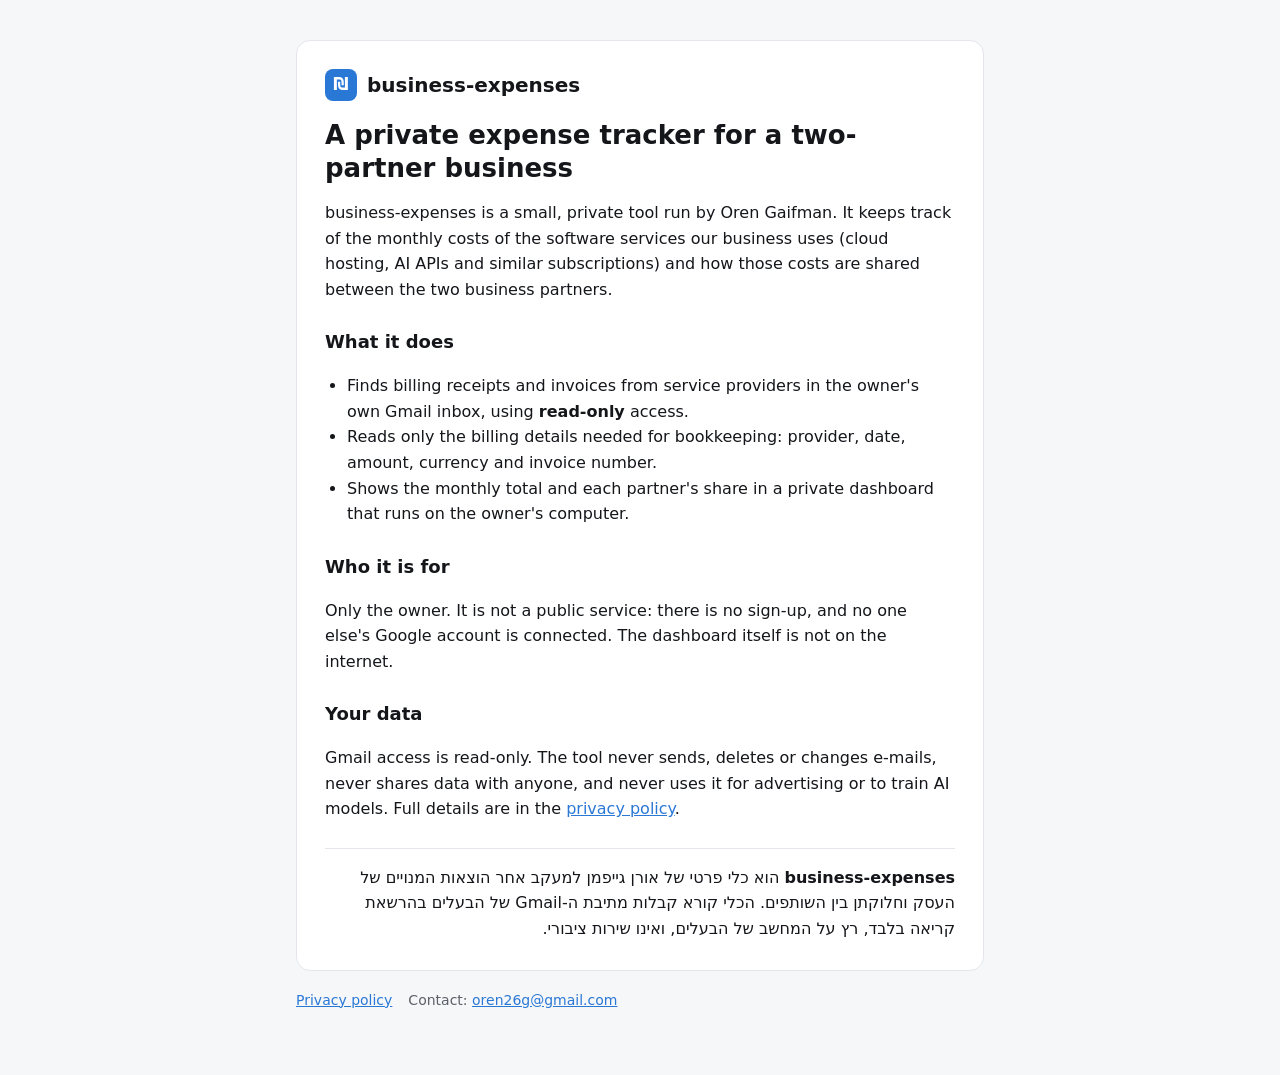
<file: index.html>
<!doctype html>
<html lang="en">
<head>
  <meta charset="utf-8">
  <meta name="viewport" content="width=device-width, initial-scale=1">
  <title>business-expenses</title>
  <meta name="description" content="A private tool that keeps track of the business subscription receipts of a two-partner business.">
  <link rel="stylesheet" href="style.css">
</head>
<body>
<main>
  <div class="card">
    <div class="brand"><span class="mark">₪</span>business-expenses</div>
    <h1>A private expense tracker for a two-partner business</h1>
    <p>business-expenses is a small, private tool run by Oren Gaifman. It keeps track of the monthly costs of the
      software services our business uses (cloud hosting, AI APIs and similar subscriptions) and how those costs are
      shared between the two business partners.</p>

    <h2>What it does</h2>
    <ul>
      <li>Finds billing receipts and invoices from service providers in the owner's own Gmail inbox, using
        <strong>read-only</strong> access.</li>
      <li>Reads only the billing details needed for bookkeeping: provider, date, amount, currency and invoice number.</li>
      <li>Shows the monthly total and each partner's share in a private dashboard that runs on the owner's computer.</li>
    </ul>

    <h2>Who it is for</h2>
    <p>Only the owner. It is not a public service: there is no sign-up, and no one else's Google account is
      connected. The dashboard itself is not on the internet.</p>

    <h2>Your data</h2>
    <p>Gmail access is read-only. The tool never sends, deletes or changes e-mails, never shares data with anyone, and
      never uses it for advertising or to train AI models. Full details are in the <a href="privacy.html">privacy policy</a>.</p>

    <div class="he" lang="he">
      <strong>business-expenses</strong> הוא כלי פרטי של אורן גייפמן למעקב אחר הוצאות המנויים של העסק וחלוקתן בין
      השותפים. הכלי קורא קבלות מתיבת ה-Gmail של הבעלים בהרשאת קריאה בלבד, רץ על המחשב של הבעלים, ואינו שירות ציבורי.
    </div>
  </div>
  <footer>
    <a href="privacy.html">Privacy policy</a>
    <span>Contact: <a href="mailto:oren26g@gmail.com">oren26g@gmail.com</a></span>
  </footer>
</main>
</body>
</html>
</file>
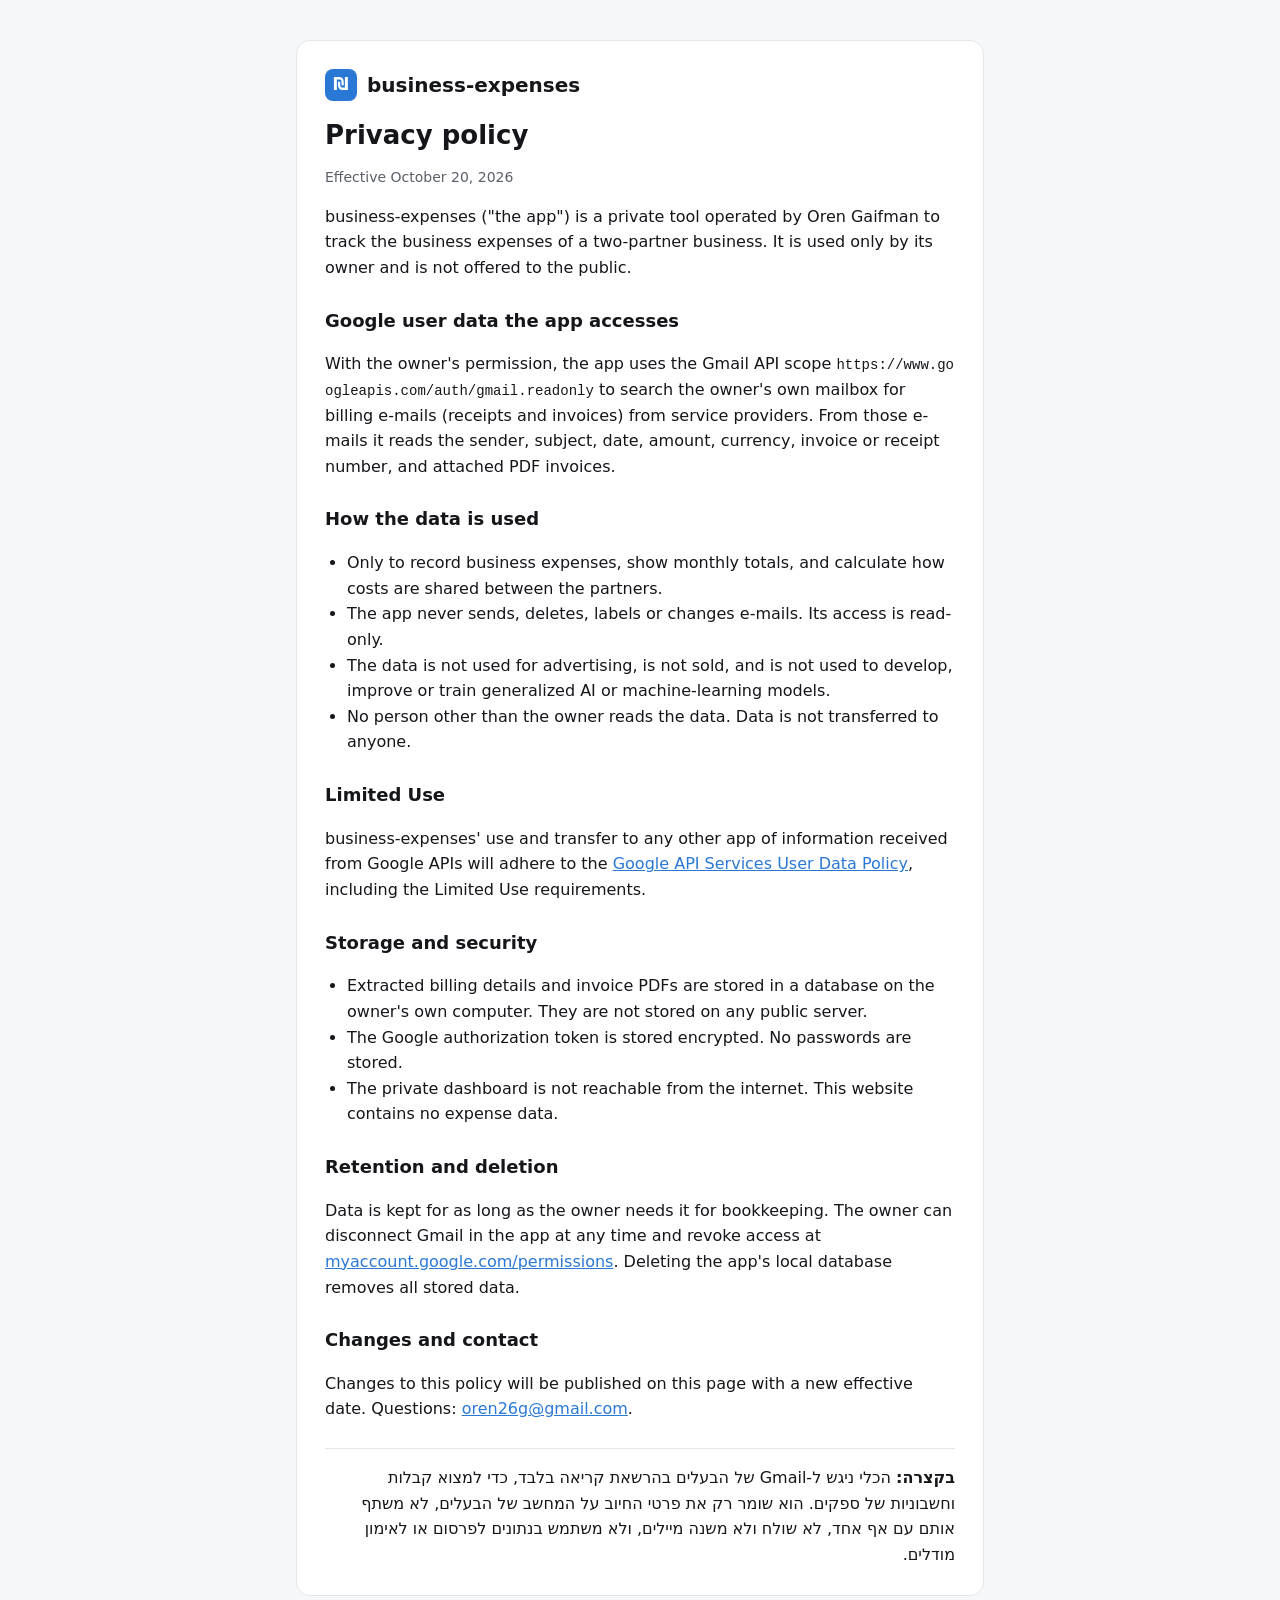
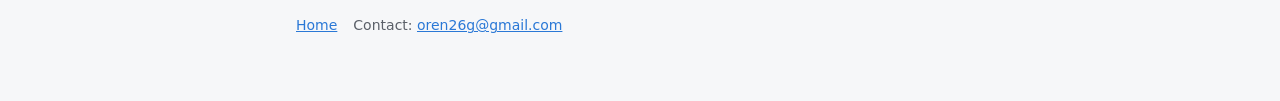
<file: privacy.html>
<!doctype html>
<html lang="en">
<head>
  <meta charset="utf-8">
  <meta name="viewport" content="width=device-width, initial-scale=1">
  <title>Privacy policy · business-expenses</title>
  <link rel="stylesheet" href="style.css">
</head>
<body>
<main>
  <div class="card">
    <div class="brand"><span class="mark">₪</span>business-expenses</div>
    <h1>Privacy policy</h1>
    <p class="muted">Effective October 20, 2026</p>

    <p>business-expenses ("the app") is a private tool operated by Oren Gaifman to track the business expenses of a
      two-partner business. It is used only by its owner and is not offered to the public.</p>

    <h2>Google user data the app accesses</h2>
    <p>With the owner's permission, the app uses the Gmail API scope
      <code>https://www.googleapis.com/auth/gmail.readonly</code> to search the owner's own mailbox for billing e-mails
      (receipts and invoices) from service providers. From those e-mails it reads the sender, subject, date, amount,
      currency, invoice or receipt number, and attached PDF invoices.</p>

    <h2>How the data is used</h2>
    <ul>
      <li>Only to record business expenses, show monthly totals, and calculate how costs are shared between the partners.</li>
      <li>The app never sends, deletes, labels or changes e-mails. Its access is read-only.</li>
      <li>The data is not used for advertising, is not sold, and is not used to develop, improve or train
        generalized AI or machine-learning models.</li>
      <li>No person other than the owner reads the data. Data is not transferred to anyone.</li>
    </ul>

    <h2>Limited Use</h2>
    <p>business-expenses' use and transfer to any other app of information received from Google APIs will adhere to the
      <a href="https://developers.google.com/terms/api-services-user-data-policy">Google API Services User Data Policy</a>,
      including the Limited Use requirements.</p>

    <h2>Storage and security</h2>
    <ul>
      <li>Extracted billing details and invoice PDFs are stored in a database on the owner's own computer. They are
        not stored on any public server.</li>
      <li>The Google authorization token is stored encrypted. No passwords are stored.</li>
      <li>The private dashboard is not reachable from the internet. This website contains no expense data.</li>
    </ul>

    <h2>Retention and deletion</h2>
    <p>Data is kept for as long as the owner needs it for bookkeeping. The owner can disconnect Gmail in the app at any
      time and revoke access at <a href="https://myaccount.google.com/permissions">myaccount.google.com/permissions</a>.
      Deleting the app's local database removes all stored data.</p>

    <h2>Changes and contact</h2>
    <p>Changes to this policy will be published on this page with a new effective date. Questions:
      <a href="mailto:oren26g@gmail.com">oren26g@gmail.com</a>.</p>

    <div class="he" lang="he">
      <strong>בקצרה:</strong> הכלי ניגש ל-Gmail של הבעלים בהרשאת קריאה בלבד, כדי למצוא קבלות וחשבוניות של ספקים. הוא שומר
      רק את פרטי החיוב על המחשב של הבעלים, לא משתף אותם עם אף אחד, לא שולח ולא משנה מיילים, ולא משתמש בנתונים לפרסום או
      לאימון מודלים.
    </div>
  </div>
  <footer><a href="index.html">Home</a><span>Contact: <a href="mailto:oren26g@gmail.com">oren26g@gmail.com</a></span></footer>
</main>
</body>
</html>
</file>
<file: style.css>
:root { color-scheme: light dark; --bg: #f6f7f9; --card: #fff; --text: #14161a; --muted: #5b6069; --line: #e3e6ea; --accent: #2a78d6; }
@media (prefers-color-scheme: dark) { :root { --bg: #121314; --card: #1b1c1d; --text: #f3f3f2; --muted: #a9aaa4; --line: #2e2f2d; --accent: #5a9cf0; } }
* { box-sizing: border-box; }
body { margin: 0; background: var(--bg); color: var(--text); font: 16px/1.6 system-ui, -apple-system, "Segoe UI", Arial, sans-serif; }
main { max-width: 720px; margin: 0 auto; padding: 40px 16px 64px; }
.card { background: var(--card); border: 1px solid var(--line); border-radius: 14px; padding: 28px; }
.brand { display: flex; align-items: center; gap: 10px; font-weight: 800; font-size: 20px; margin-bottom: 18px; }
.mark { width: 32px; height: 32px; border-radius: 8px; background: var(--accent); color: #fff; display: grid; place-items: center; font-size: 17px; }
h1 { font-size: 26px; margin: 0 0 8px; line-height: 1.25; }
h2 { font-size: 18px; margin: 26px 0 6px; }
p, li { color: var(--text); }
.muted { color: var(--muted); font-size: 14px; }
a { color: var(--accent); }
ul { padding-inline-start: 22px; }
.he { direction: rtl; text-align: right; border-top: 1px solid var(--line); margin-top: 26px; padding-top: 16px; }
footer { margin-top: 18px; font-size: 14px; color: var(--muted); display: flex; gap: 16px; flex-wrap: wrap; }
code { word-break: break-all; font-size: 14px; }
</file>
